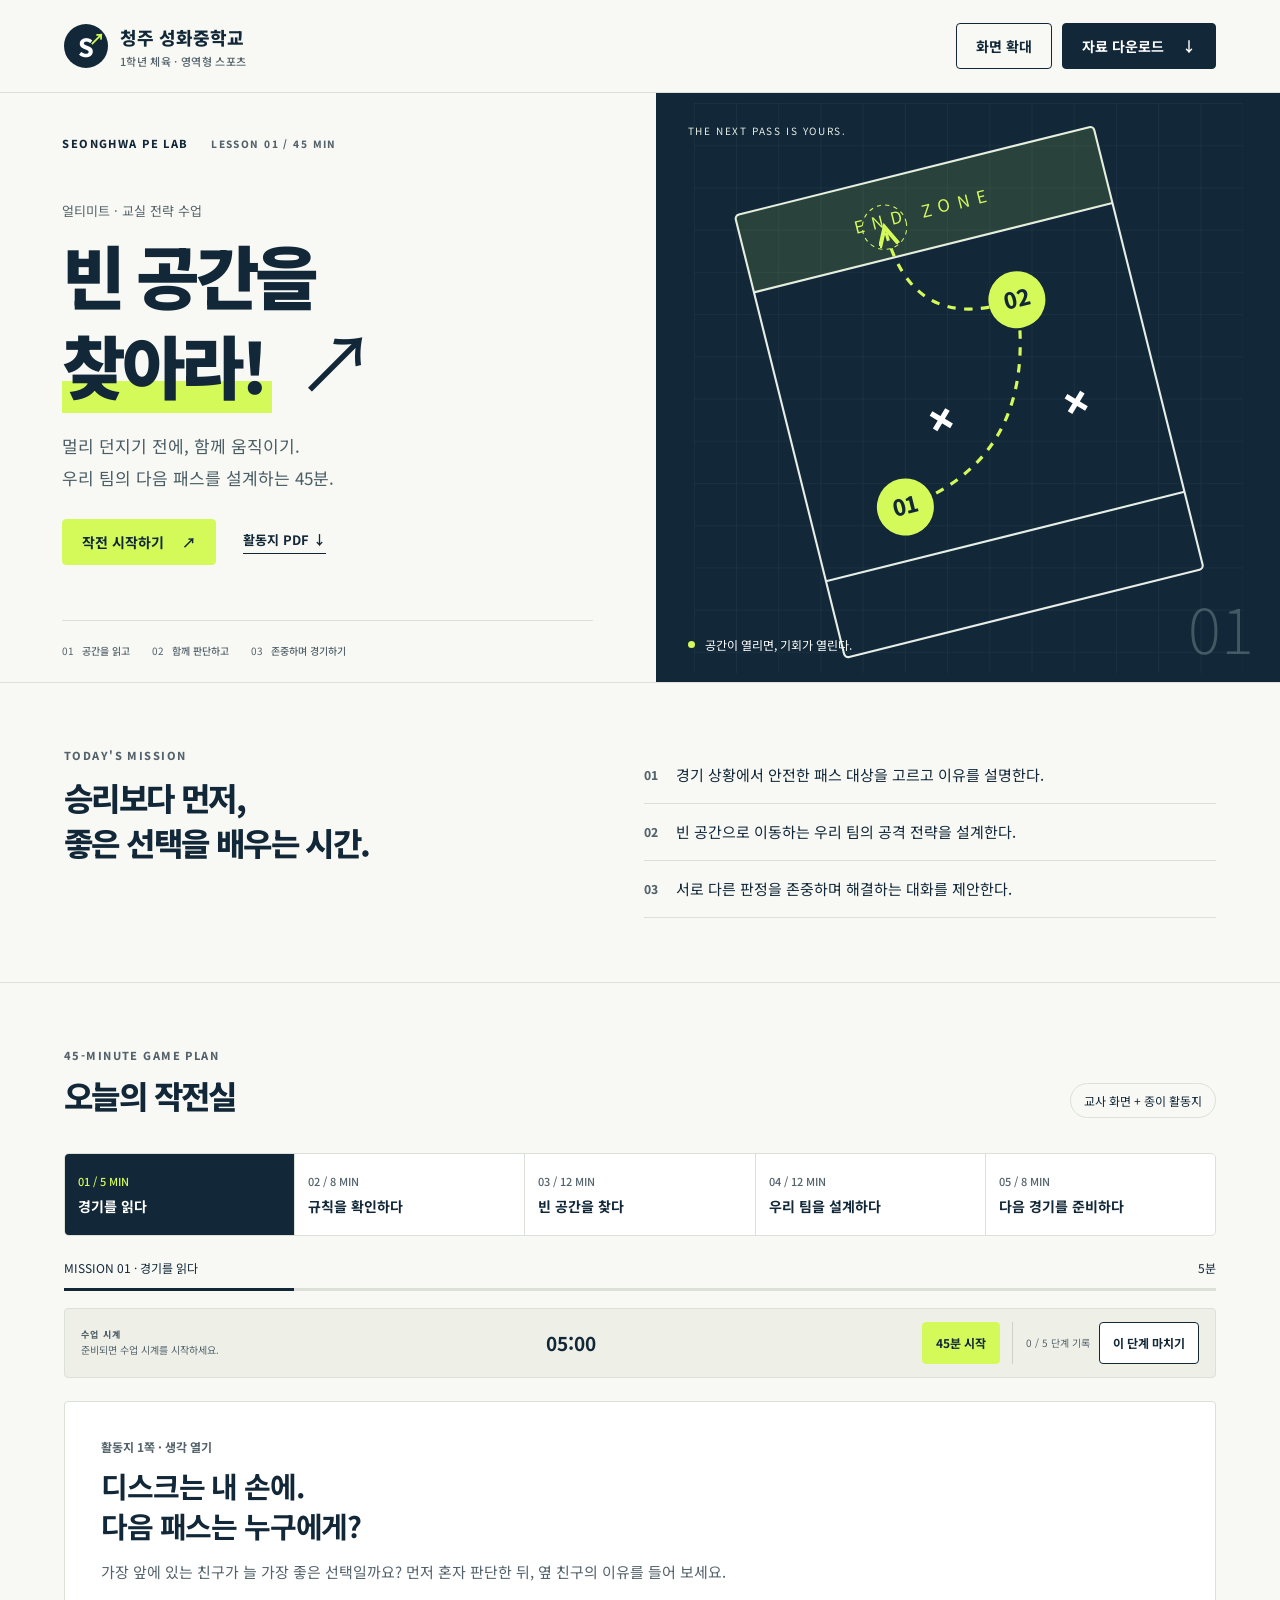
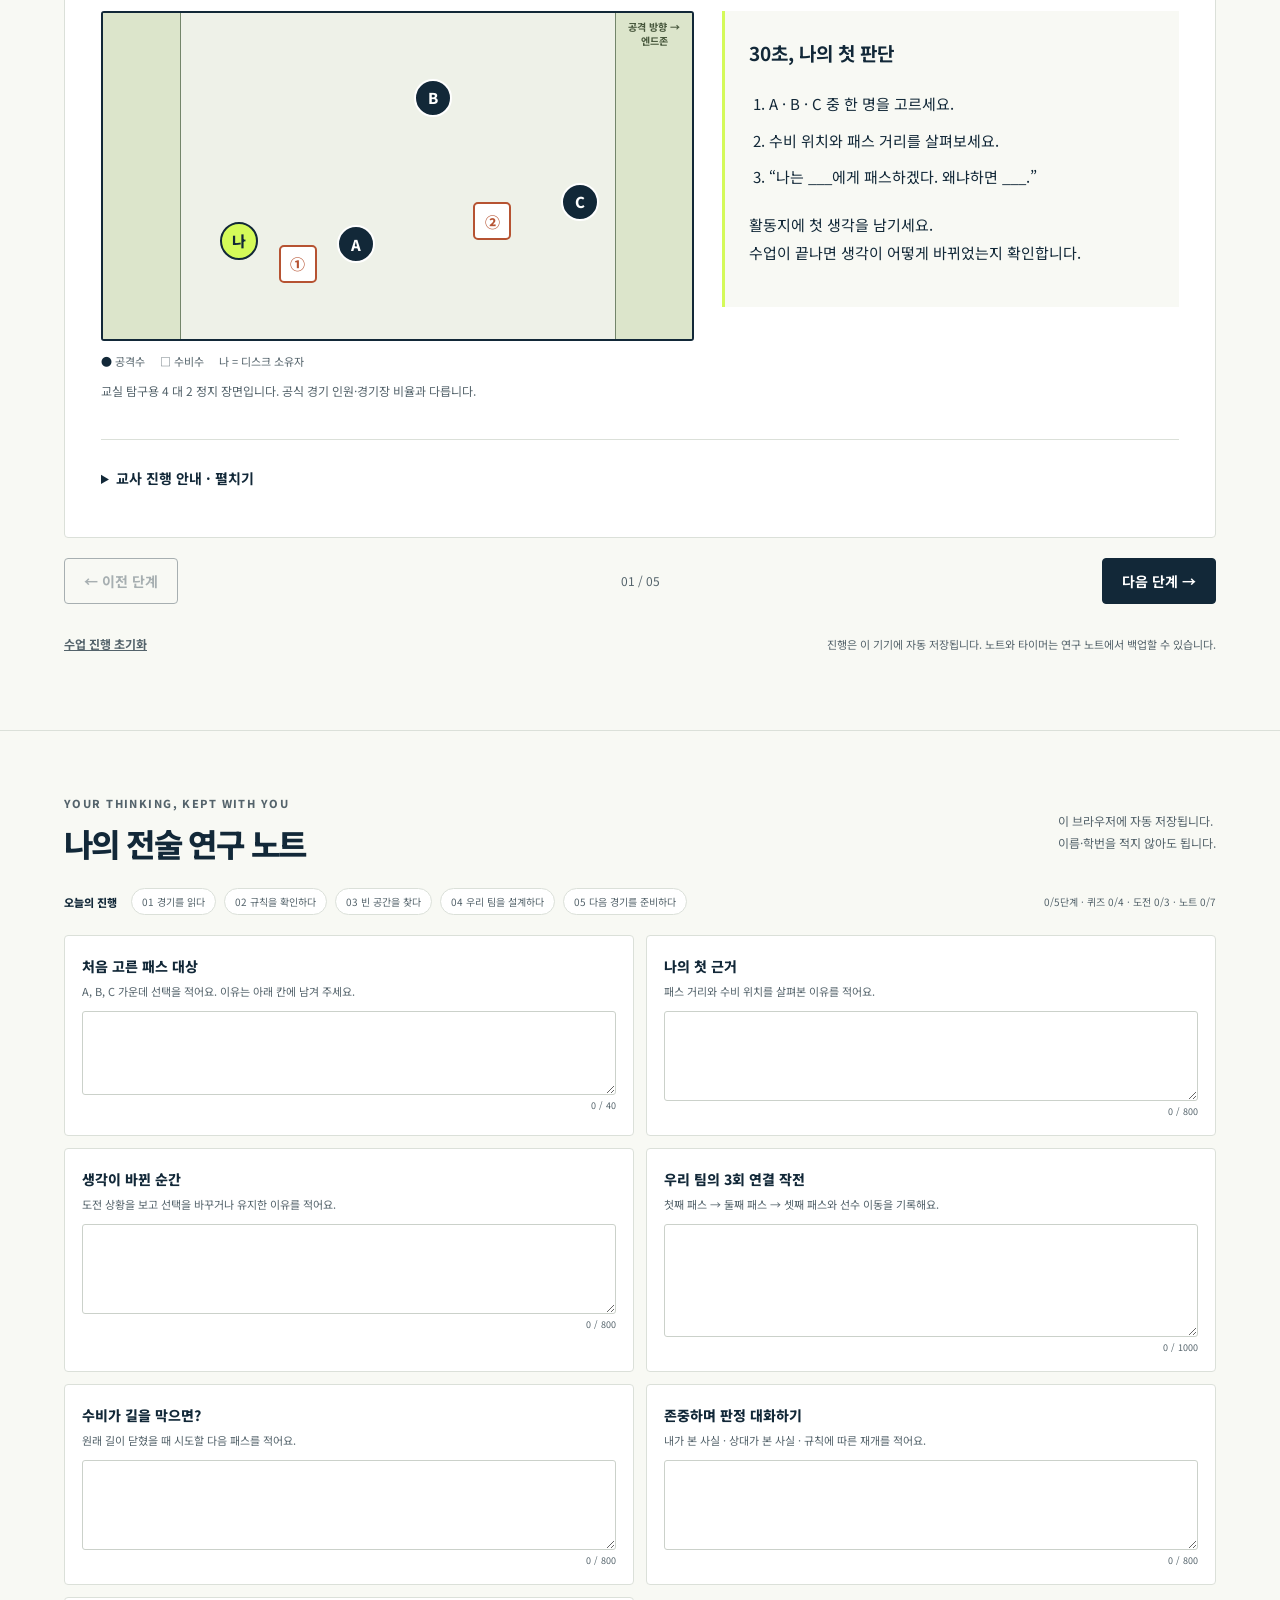
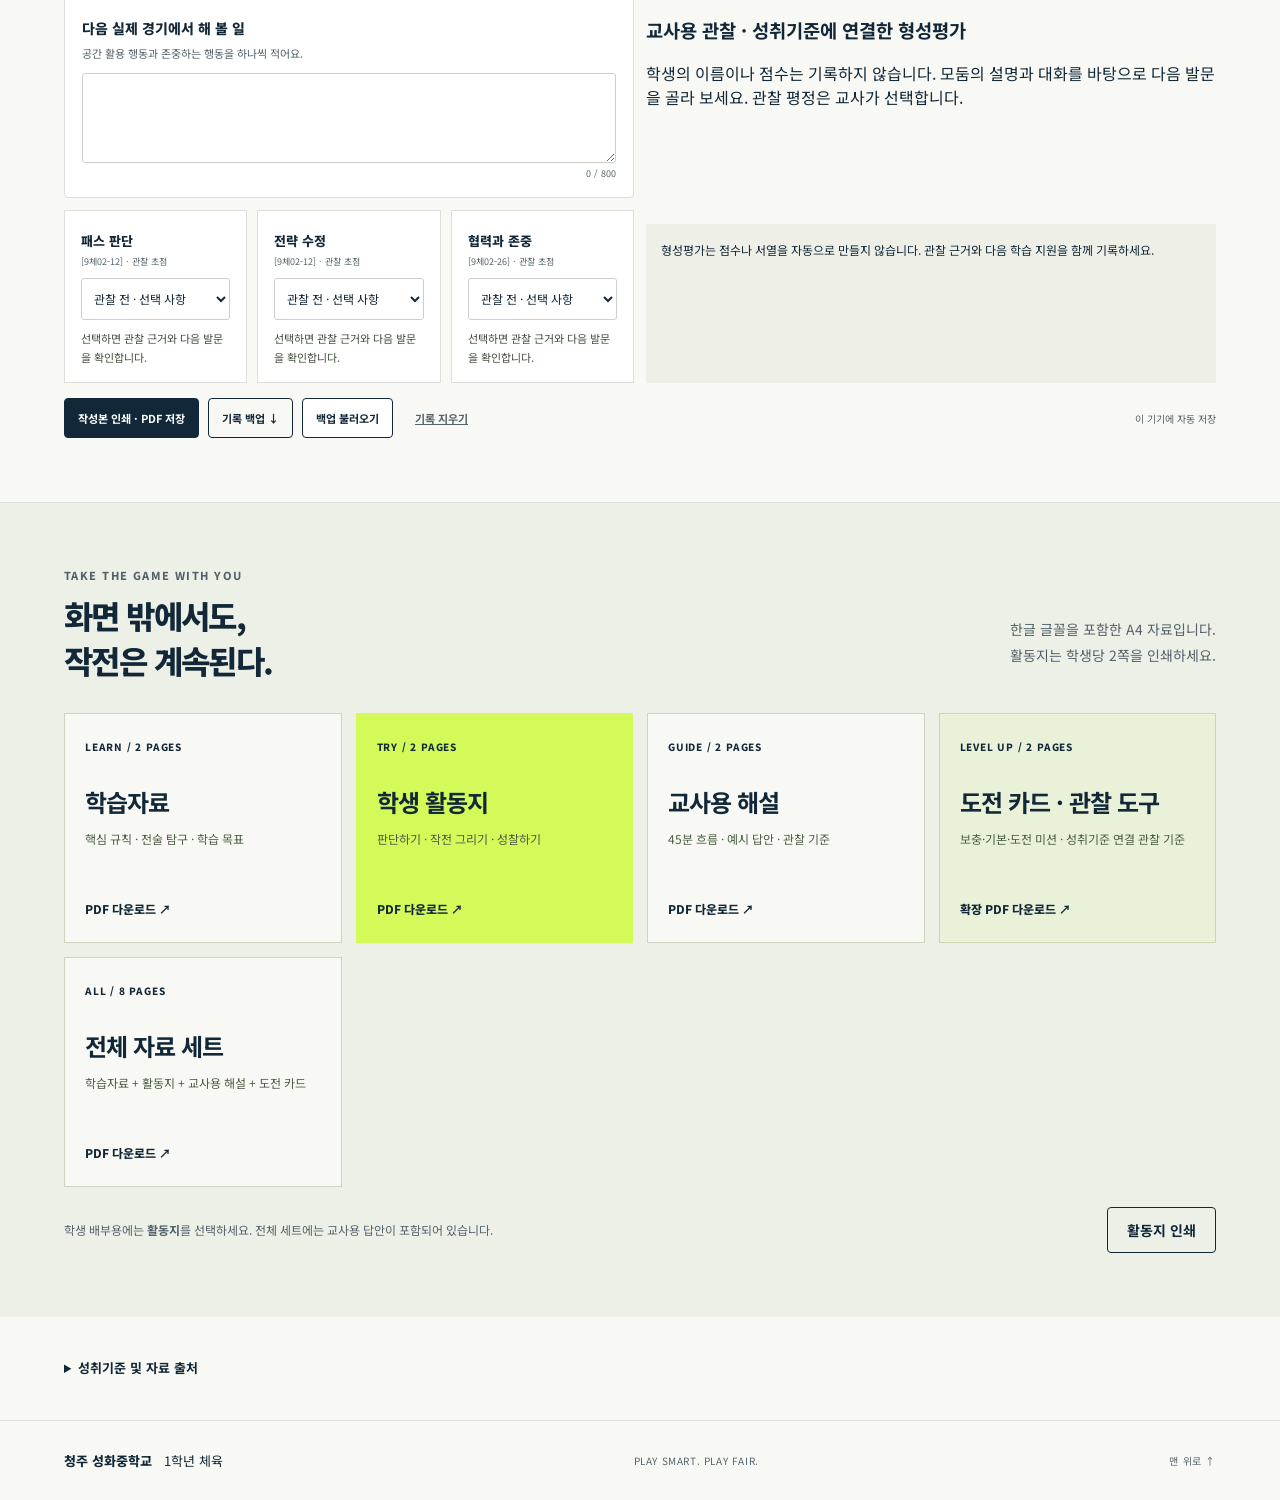
<file: site/index.html>
<!doctype html>
<html lang="ko">
<head>
  <meta charset="utf-8"><meta name="viewport" content="width=device-width,initial-scale=1">
  <meta name="theme-color" content="#122838"><meta name="description" content="청주 성화중학교 1학년 체육. 얼티미트 경기 전략을 탐구하는 45분 수업과 학습자료·활동지 PDF.">
  <title>빈 공간을 찾아라! | 성화중학교 얼티미트</title>
  <link rel="icon" href="assets/favicon.svg" type="image/svg+xml"><link rel="stylesheet" href="styles.css"><link rel="stylesheet" href="enhancements.css">
  <script src="lesson-data.js" defer></script><script src="app.js" defer></script><script src="enhancements.js" defer></script><script src="tactics.js" defer></script><link rel="stylesheet" href="tactics.css">
</head>
<body>
<a class="skip" href="#main">수업 내용으로 바로 가기</a>
<header class="site-header"><a class="brand" href="#"><span class="brand-mark" aria-hidden="true">S<span>↗</span></span><span>청주 성화중학교<small>1학년 체육 · 영역형 스포츠</small></span></a><div class="header-tools"><button id="present" aria-pressed="false">화면 확대</button><a class="button dark" href="#downloads">자료 다운로드 <span aria-hidden="true">↓</span></a></div></header>
<main id="main">
<section class="hero" aria-labelledby="hero-title">
  <div class="hero-copy"><p class="eyebrow">SEONGHWA PE LAB <span>LESSON 01 / 45 MIN</span></p><p class="lesson-tag">얼티미트 · 교실 전략 수업</p><h1 id="hero-title">빈 공간을<br><span>찾아라!</span><i aria-hidden="true">↗</i></h1><p class="hero-description">멀리 던지기 전에, 함께 움직이기.<br>우리 팀의 다음 패스를 설계하는 45분.</p><div class="hero-actions"><a class="button lime" href="#lesson">작전 시작하기 <span aria-hidden="true">↗</span></a><a class="text-link" href="pdf/worksheet.pdf" download>활동지 PDF ↓</a></div><div class="hero-bottom"><span>01 <b>공간을 읽고</b></span><span>02 <b>함께 판단하고</b></span><span>03 <b>존중하며 경기하기</b></span></div></div>
  <div class="hero-art" aria-label="빈 공간으로 연결되는 패스 경로 그림"><div class="court-label">THE NEXT PASS IS YOURS.</div><svg viewBox="0 0 520 540" role="img" aria-label="빈 공간으로 움직이는 공격수와 점선 패스 경로"><defs><pattern id="grid" width="40" height="40" patternUnits="userSpaceOnUse"><path d="M40 0H0V40" fill="none" stroke="#fff" stroke-opacity=".07"/></pattern><marker id="arrow" markerWidth="8" markerHeight="8" refX="6" refY="3" orient="auto"><path d="M0 0L6 3L0 6" fill="none" stroke="#d4fa59" stroke-width="1.3"/></marker></defs><rect width="520" height="540" fill="url(#grid)"/><g transform="rotate(-14 260 270)"><rect x="85" y="58" width="350" height="432" rx="4" fill="none" stroke="#e7eee7" stroke-width="2"/><path d="M85 133H435M85 415H435" stroke="#e7eee7" stroke-width="2"/><rect x="85" y="58" width="350" height="75" fill="#d4fa59" opacity=".12"/><text x="260" y="103" text-anchor="middle" fill="#d4fa59" font-size="16" letter-spacing="7">END ZONE</text><path d="M175 365 Q310 350 325 200 Q220 210 220 103" fill="none" stroke="#d4fa59" stroke-width="3" stroke-dasharray="8 8" marker-end="url(#arrow)"/><circle cx="175" cy="365" r="27" fill="#d4fa59"/><circle cx="325" cy="200" r="27" fill="#d4fa59"/><circle cx="220" cy="103" r="21" fill="none" stroke="#d4fa59" stroke-dasharray="4 4"/><text x="175" y="372" text-anchor="middle" fill="#122838" font-size="21" font-weight="800">01</text><text x="325" y="207" text-anchor="middle" fill="#122838" font-size="21" font-weight="800">02</text><path d="M220 285l16 16m0-16l-16 16M348 300l16 16m0-16l-16 16" stroke="#fff" stroke-width="5"/></g></svg><div class="art-caption"><span class="signal"></span>공간이 열리면, 기회가 열린다.</div><span class="art-index" aria-hidden="true">01</span></div>
</section>
<section class="intro strip"><div><p class="eyebrow">TODAY'S MISSION</p><h2>승리보다 먼저,<br>좋은 선택을 배우는 시간.</h2></div><ol id="goals"></ol></section>
<section id="lesson" class="lesson-section">
  <div class="section-heading"><div><p class="eyebrow">45-MINUTE GAME PLAN</p><h2>오늘의 작전실</h2></div><span class="mode-label">교사 화면 + 종이 활동지</span></div>
  <nav class="step-nav" aria-label="수업 단계" id="steps"></nav>
  <div class="step-status"><span id="stage-label"></span><span id="stage-time"></span></div>
  <div class="progress-track" aria-hidden="true"><span id="progress"></span></div>
  <div class="coach-controls"><div class="lesson-clock"><span class="clock-kicker">수업 시계</span><strong id="clock-display">45:00</strong><span id="clock-caption" role="status">준비되면 수업 시계를 시작하세요.</span></div><button id="clock-toggle" class="lime">45분 시작</button><div class="stage-completion"><span id="stage-completion-count">0 / 5 단계 기록</span><button id="stage-complete" aria-pressed="false">이 단계 마치기</button></div></div>
  <section id="stage" tabindex="-1" aria-label="현재 수업 단계"></section>
  <div class="lesson-controls"><button id="prev">← 이전 단계</button><span id="counter"></span><button class="dark" id="next">다음 단계 →</button></div>
  <div class="reset-row"><button id="reset" class="text-button">수업 진행 초기화</button><span>진행은 이 기기에 자동 저장됩니다. 노트와 타이머는 연구 노트에서 백업할 수 있습니다.</span></div>
</section>
<section id="notebook" class="notebook-section"><div class="section-heading"><div><p class="eyebrow">YOUR THINKING, KEPT WITH YOU</p><h2>나의 전술 연구 노트</h2></div><p>이 브라우저에 자동 저장됩니다.<br>이름·학번을 적지 않아도 됩니다.</p></div><div id="learning-ledger" class="learning-ledger" aria-live="polite"></div><div id="notebook-fields" class="notebook-grid"></div><div class="notebook-actions"><button id="notebook-print" class="dark">작성본 인쇄 · PDF 저장</button><button id="backup-export">기록 백업 ↓</button><label class="import-button">백업 불러오기<input id="backup-import" type="file" accept=".json,application/json" hidden></label><button id="notebook-clear" class="text-button">기록 지우기</button><span id="storage-state" role="status">이 기기에 자동 저장</span></div></section>
<section id="downloads" class="download-section"><div class="section-heading"><div><p class="eyebrow">TAKE THE GAME WITH YOU</p><h2>화면 밖에서도,<br>작전은 계속된다.</h2></div><p>한글 글꼴을 포함한 A4 자료입니다.<br>활동지는 학생당 2쪽을 인쇄하세요.</p></div><div class="download-grid">
<a class="download-card" href="pdf/learning.pdf" download><span class="file-type">LEARN / 2 PAGES</span><h3>학습자료</h3><p>핵심 규칙 · 전술 탐구 · 학습 목표</p><span>PDF 다운로드 ↗</span></a>
<a class="download-card featured" href="pdf/worksheet.pdf" download><span class="file-type">TRY / 2 PAGES</span><h3>학생 활동지</h3><p>판단하기 · 작전 그리기 · 성찰하기</p><span>PDF 다운로드 ↗</span></a>
<a class="download-card" href="pdf/teacher.pdf" download><span class="file-type">GUIDE / 2 PAGES</span><h3>교사용 해설</h3><p>45분 흐름 · 예시 답안 · 관찰 기준</p><span>PDF 다운로드 ↗</span></a>
<a class="download-card challenge-card" href="pdf/extension.pdf" download><span class="file-type">LEVEL UP / 2 PAGES</span><h3>도전 카드 · 관찰 도구</h3><p>보충·기본·도전 미션 · 성취기준 연결 관찰 기준</p><span>확장 PDF 다운로드 ↗</span></a>
<a class="download-card" href="pdf/complete-set.pdf" download><span class="file-type">ALL / 8 PAGES</span><h3>전체 자료 세트</h3><p>학습자료 + 활동지 + 교사용 해설 + 도전 카드</p><span>PDF 다운로드 ↗</span></a>
</div><div class="print-row"><p>학생 배부용에는 <strong>활동지</strong>를 선택하세요. 전체 세트에는 교사용 답안이 포함되어 있습니다.</p><button id="print-worksheet">활동지 인쇄</button></div></section>
<section class="references"><details><summary>성취기준 및 자료 출처</summary><div id="standards"></div><div id="sources"></div><div class="reference-approach"><p><strong>참고 자료에서 가져온 설계 관점</strong></p><ul><li>현상 질문으로 호기심 열기 → 얼티미트 코트의 빈 공간 질문으로 재구성</li><li>정확한 개념과 범위를 그림 옆에서 설명 → 정지 전술판과 경기 조건에 대한 설명으로 반영</li><li>개인 예측 후 짝 토론, 마지막에 근거를 다시 쓰기 → 전술 기록지에 적용</li><li>자동 정답 판정 대신 탐구 조건과 추론의 한계를 표시 → 열린 전술 선택에 적용</li></ul></div><p>Design reference: <a href="https://biteachu.github.io/ecosystem-learning-2022/" target="_blank" rel="noopener noreferrer">Ecosystem learning resource</a>. Its question-led inquiry structure informed this original Ultimate lesson.</p><p>교육 내용은 WFDF 공식 규칙과 교육과정 성취기준에 연결했습니다. 참고 사이트의 글·그림을 복사하지 않고 얼티미트 수업용 그림과 문항을 새로 구성했습니다. 학교 공식 홈페이지를 대체하지 않습니다.</p></details></section>
</main><footer><span class="footer-school">청주 성화중학교 <b>1학년 체육</b></span><span>PLAY SMART. PLAY FAIR.</span><a href="#">맨 위로 ↑</a></footer>
<dialog id="reset-dialog"><h2>수업 진행만 초기화할까요?</h2><p>단계 완료와 현재 수업 타이머를 초기화합니다. 전술 노트와 백업 기록은 그대로 유지됩니다.</p><div><button id="cancel-reset">취소</button><button class="dark" id="confirm-reset">진행 초기화</button></div></dialog>
<noscript><p class="noscript">상호작용 수업에는 JavaScript가 필요합니다. 자료 다운로드 링크는 그대로 사용할 수 있습니다.</p></noscript>
</body></html>
</file>
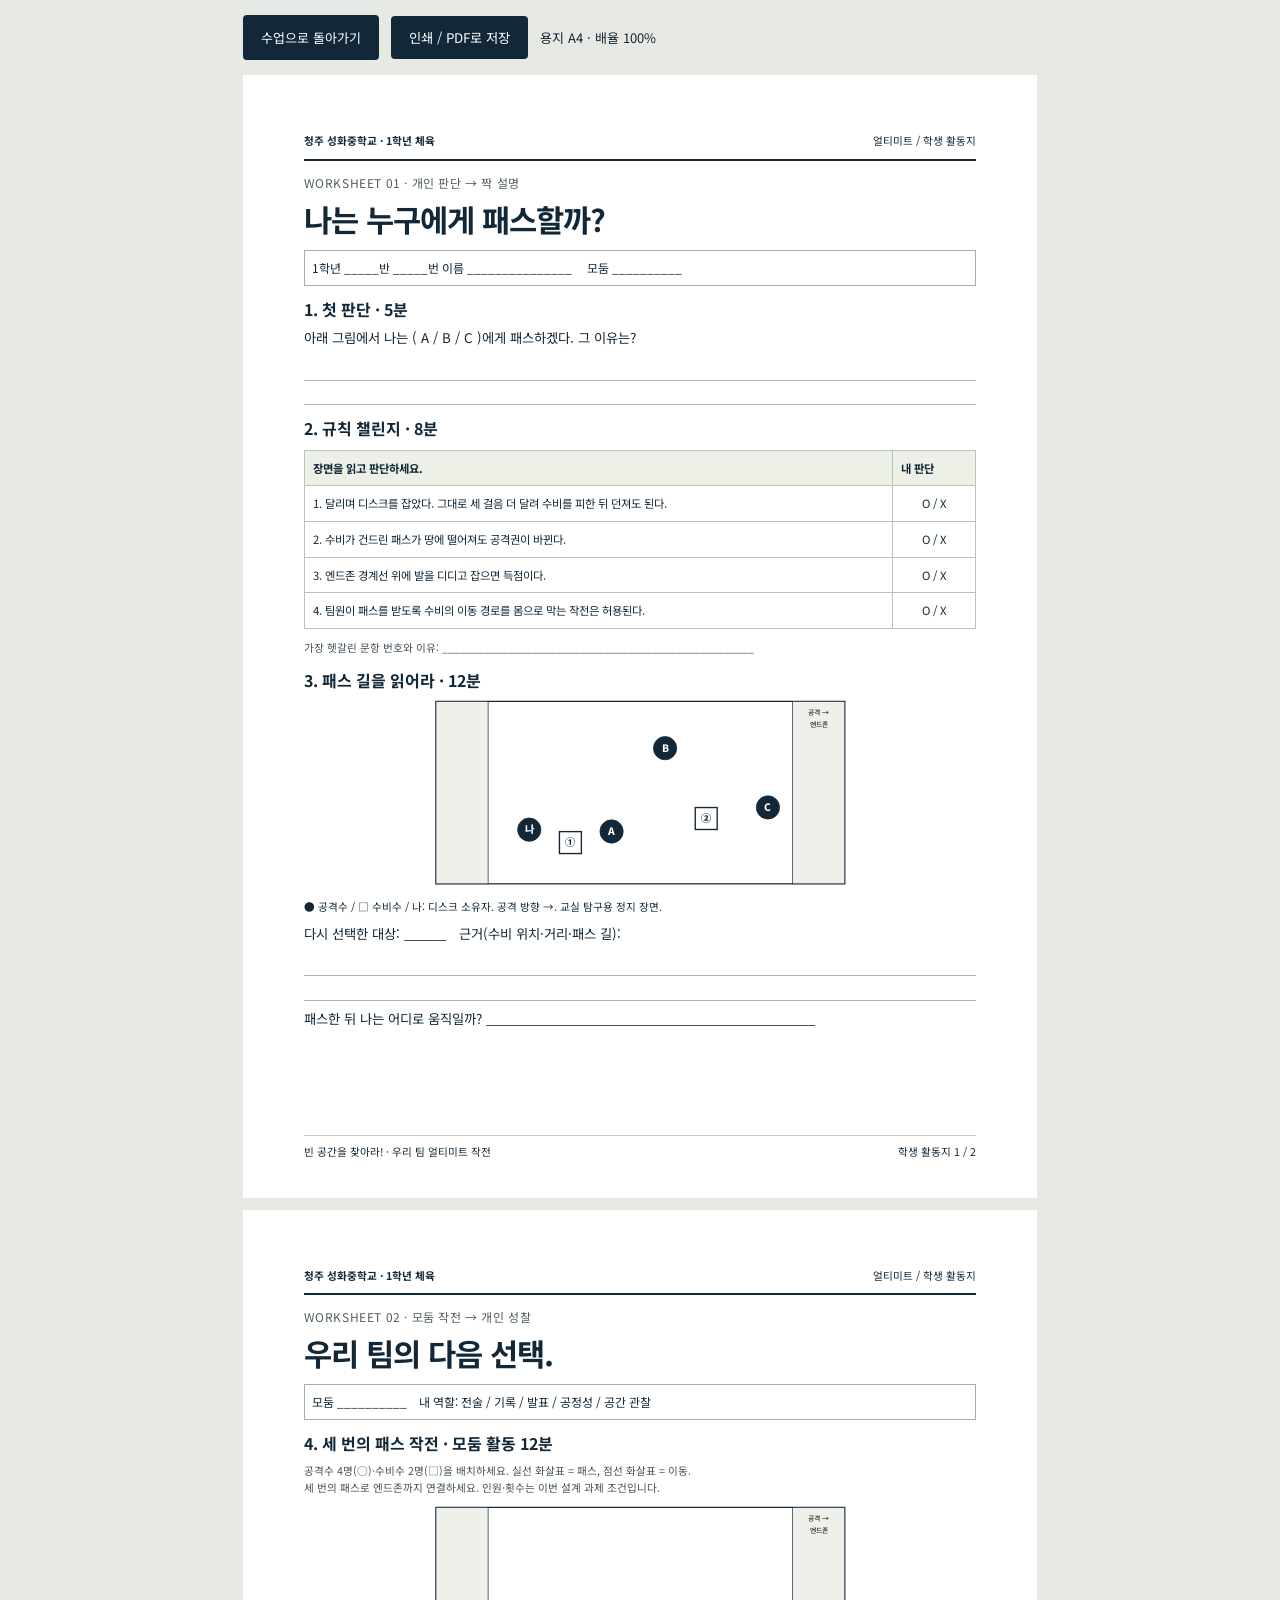
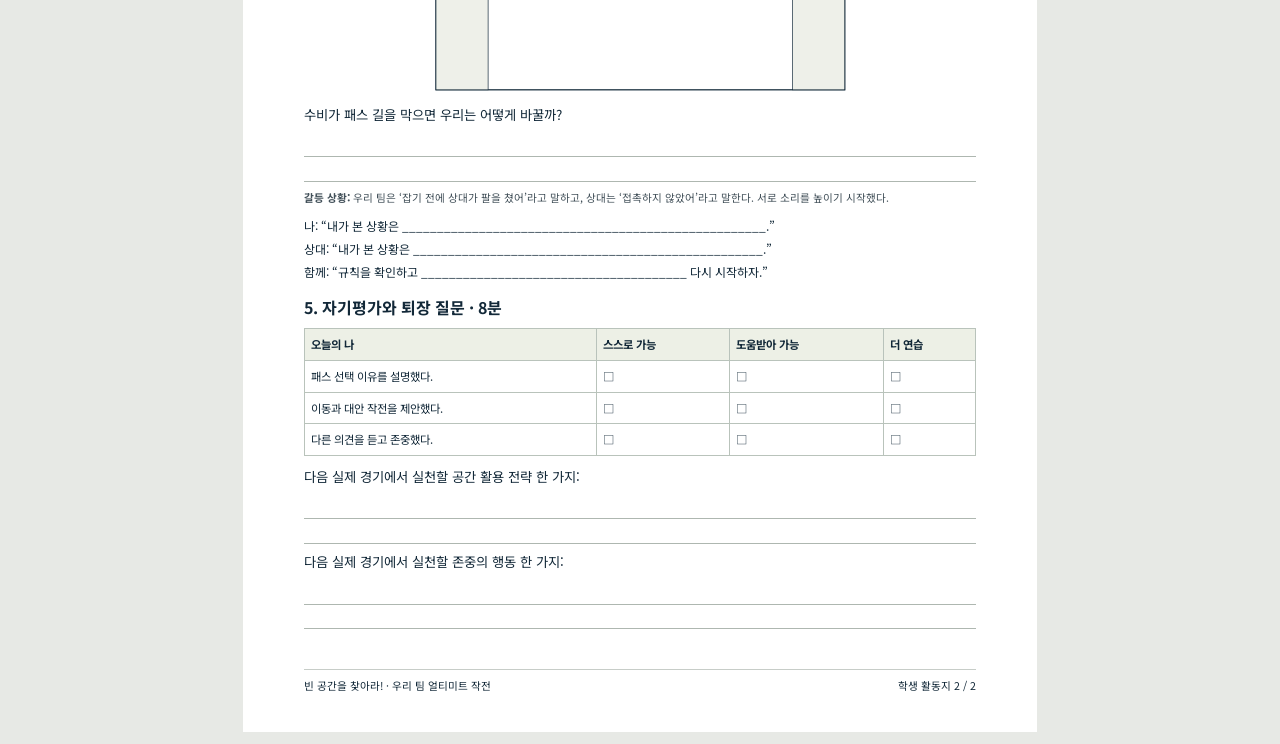
<file: site/print.html>
<!doctype html><html lang="ko"><head><meta charset="utf-8"><meta name="viewport" content="width=device-width,initial-scale=1"><title>성화중학교 얼티미트 인쇄 자료</title><link rel="icon" href="assets/favicon.svg"><link rel="stylesheet" href="print.css"><link rel="stylesheet" href="enhancements.css"><script src="lesson-data.js" defer></script><script src="print.js" defer></script></head><body><div class="print-toolbar"><a href="index.html#downloads">수업으로 돌아가기</a><button id="print-button">인쇄 / PDF로 저장</button><span>용지 A4 · 배율 100%</span></div><main id="pages"></main><main id="print-notebook-root" class="print-notebook"></main><template id="learning"><section class="sheet" data-kind="학습자료"><div class="print-header"><span>청주 성화중학교 · 1학년 체육</span><span>얼티미트 / 학습자료</span></div><div class="sheet-content"><p class="kicker">LESSON 01 · 교실 전략 수업 · 45분</p><h1>빈 공간을 찾아라!<br>우리 팀 얼티미트 작전</h1><div class="soft"><strong>오늘의 학습 목표</strong><ol><li>경기 상황에서 안전한 패스 대상을 고르고 이유를 설명한다.</li><li>빈 공간으로 이동하는 우리 팀의 공격 전략을 설계한다.</li><li>서로 다른 판정을 존중하며 해결하는 대화를 제안한다.</li></ol></div><h2>01. 좋은 작전은 규칙에서 시작된다</h2><div class="rule-grid"><div class="rule"><h3>1. 받으면, 멈추고</h3><p>달리며 잡았다면 가능한 한 빨리 멈춥니다. 멈춘 뒤에는 한 발을 축으로 두고 피벗하며 패스합니다.</p></div><div class="rule"><h3>2. 끝 구역에서 받으면 득점</h3><p>공격하는 엔드존 안에서 우리 팀의 패스를 잡으면 득점합니다. 엔드존 경계선 위에서 잡는 것은 득점이 아닙니다.</p></div><div class="rule"><h3>3. 실패하면 공격권 교대</h3><p>패스가 땅에 떨어지거나, 수비가 가로채거나, 경기장 밖에서 잡으면 공격권이 바뀝니다. 마지막 접촉 팀과 무관합니다.</p></div><div class="rule"><h3>4. 몸 대신, 공간으로</h3><p>신체 접촉을 피합니다. 상대가 든 디스크를 빼앗거나 상대의 이동 경로를 몸으로 막는 스크린을 하지 않습니다.</p></div><div class="rule"><h3>5. 10초는 수비의 카운트</h3><p>마커가 1초 간격으로 소리 내어 셉니다. ‘텐’의 첫소리가 나기 전에 던져야 합니다. 화면의 자동 타이머 규칙이 아닙니다.</p></div><div class="rule"><h3>6. 판정도 함께 책임지기</h3><p>선수들이 규칙을 지키고 판정합니다. 의견이 다르면 상황과 근거를 차분히 설명하고 규칙에 따라 재개합니다.</p></div></div><h2>02. 경기 전에 기억할 세 가지</h2><p><strong>패스 길</strong>이 열려 있는가? <strong>수비</strong>가 어디에 있는가? 내가 연결할 수 있는 <strong>거리</strong>인가?</p><p class="small">교실에서는 규칙과 전략을 탐구합니다. 패스·캐치 기능과 실제 안전한 경기 수행은 후속 실기 수업에서 확인합니다.</p></div><div class="page-footer"><span>빈 공간을 찾아라! · 우리 팀 얼티미트 작전</span><span>학습자료 1 / 2</span></div></section><section class="sheet" data-kind="학습자료"><div class="print-header"><span>청주 성화중학교 · 1학년 체육</span><span>얼티미트 / 학습자료</span></div><div class="sheet-content"><p class="kicker">READ THE SPACE</p><h1>패스 다음의 움직임까지.</h1><p>그림을 보고 A·B·C 중 패스할 대상을 선택하세요. 수비 위치와 패스 거리를 근거로 설명해 봅시다.</p><div class="court-wrap"><svg class="court" viewBox="0 0 600 270" role="img" aria-label="얼티미트 전술 코트"><rect class="line" x="2" y="2" width="596" height="266"/><rect class="zone" x="2" y="2" width="76" height="266"/><rect class="zone" x="522" y="2" width="76" height="266"/><text x="560" y="22" text-anchor="middle" font-size="10">공격 →</text><text x="560" y="39" text-anchor="middle" font-size="10">엔드존</text><circle class="attacker" cx="138" cy="189.0" r="17"/><text class="at" x="138" y="194.0" text-anchor="middle">나</text><circle class="attacker" cx="258" cy="191.70000000000002" r="17"/><text class="at" x="258" y="196.70000000000002" text-anchor="middle">A</text><circle class="attacker" cx="336" cy="70.2" r="17"/><text class="at" x="336" y="75.2" text-anchor="middle">B</text><circle class="attacker" cx="486" cy="156.60000000000002" r="17"/><text class="at" x="486" y="161.60000000000002" text-anchor="middle">C</text><rect class="defender" x="182" y="191.9" width="32" height="32"/><text class="dt" x="198" y="212.9" text-anchor="middle">①</text><rect class="defender" x="380" y="156.8" width="32" height="32"/><text class="dt" x="396" y="177.8" text-anchor="middle">②</text></svg></div><p class="legend">● 공격수 / □ 수비수 / 나: 디스크 소유자 / 공격 방향: 오른쪽</p><p class="small">교실 탐구용 4 대 2 정지 장면. 공식 경기 인원·경기장 비율을 나타내지 않습니다.</p><div class="columns"><div><h2>공간을 여는 세 행동</h2><ol><li>수비와 겹치지 않는 패스 길 찾기</li><li>받을 수 있는 빈 공간으로 이동하기</li><li>패스 후 다시 연결할 위치로 이동하기</li></ol></div><div><h2>서로를 존중하는 대화</h2><ol><li>내가 본 장면과 근거 설명하기</li><li>상대가 본 장면 끝까지 듣기</li><li>규칙을 확인하고 재개 방법 정하기</li></ol></div></div><h2>모둠 도전: 세 번의 패스로 연결하기</h2><p>공격수 4명과 수비수 2명을 배치하고 세 번의 패스로 엔드존에 연결하는 계획을 그립니다. 실선은 패스, 점선은 선수 이동으로 표시하고, 수비가 길을 막을 때의 대안도 준비하세요.</p><p class="small">위 인원과 패스 횟수는 전술 설계 과제의 조건이며 공식 경기 규칙이 아닙니다.</p><div class="source"><strong>근거 자료</strong><p>교육부 고시 제2022-33호 별책 11, 체육과 교육과정. [9체02-12], [9체02-26] 중심, [9체02-11] 복습 연결. 원문은 중등 성취기준 MCP로 확인(원문 PDF 35~36쪽).</p><p>WFDF 2025–2028 Basic Rules (한국어 요약)<br><a href="https://rules.wfdf.sport/wp-content/uploads/2025/03/WFDF-Rules-of-Ultimate-2025-2028-Basic-Version.pdf">https://rules.wfdf.sport/wp-content/uploads/2025/03/WFDF-Rules-of-Ultimate-2025-2028-Basic-Version.pdf</a></p></div></div><div class="page-footer"><span>빈 공간을 찾아라! · 우리 팀 얼티미트 작전</span><span>학습자료 2 / 2</span></div></section></template><template id="worksheet"><section class="sheet" data-kind="학생 활동지"><div class="print-header"><span>청주 성화중학교 · 1학년 체육</span><span>얼티미트 / 학생 활동지</span></div><div class="sheet-content"><p class="kicker">WORKSHEET 01 · 개인 판단 → 짝 설명</p><h1>나는 누구에게 패스할까?</h1><div class="identity">1학년 _____반 _____번 이름 _______________　 모둠 __________</div><h2>1. 첫 판단 · 5분</h2><p>아래 그림에서 나는 ( A / B / C )에게 패스하겠다. 그 이유는?</p><div class="answer-lines short"><span></span><span></span></div><h2>2. 규칙 챌린지 · 8분</h2><table class="quiz-table"><thead><tr><th>장면을 읽고 판단하세요.</th><th>내 판단</th></tr></thead><tbody><tr><td>1. 달리며 디스크를 잡았다. 그대로 세 걸음 더 달려 수비를 피한 뒤 던져도 된다.</td><td>O / X</td></tr><tr><td>2. 수비가 건드린 패스가 땅에 떨어져도 공격권이 바뀐다.</td><td>O / X</td></tr><tr><td>3. 엔드존 경계선 위에 발을 디디고 잡으면 득점이다.</td><td>O / X</td></tr><tr><td>4. 팀원이 패스를 받도록 수비의 이동 경로를 몸으로 막는 작전은 허용된다.</td><td>O / X</td></tr></tbody></table><p class="small">가장 헷갈린 문항 번호와 이유: ____________________________________________________</p><h2>3. 패스 길을 읽어라 · 12분</h2><div class="court-wrap"><svg class="court" viewBox="0 0 600 270" role="img" aria-label="얼티미트 전술 코트"><rect class="line" x="2" y="2" width="596" height="266"/><rect class="zone" x="2" y="2" width="76" height="266"/><rect class="zone" x="522" y="2" width="76" height="266"/><text x="560" y="22" text-anchor="middle" font-size="10">공격 →</text><text x="560" y="39" text-anchor="middle" font-size="10">엔드존</text><circle class="attacker" cx="138" cy="189.0" r="17"/><text class="at" x="138" y="194.0" text-anchor="middle">나</text><circle class="attacker" cx="258" cy="191.70000000000002" r="17"/><text class="at" x="258" y="196.70000000000002" text-anchor="middle">A</text><circle class="attacker" cx="336" cy="70.2" r="17"/><text class="at" x="336" y="75.2" text-anchor="middle">B</text><circle class="attacker" cx="486" cy="156.60000000000002" r="17"/><text class="at" x="486" y="161.60000000000002" text-anchor="middle">C</text><rect class="defender" x="182" y="191.9" width="32" height="32"/><text class="dt" x="198" y="212.9" text-anchor="middle">①</text><rect class="defender" x="380" y="156.8" width="32" height="32"/><text class="dt" x="396" y="177.8" text-anchor="middle">②</text></svg></div><p class="legend">● 공격수 / □ 수비수 / 나: 디스크 소유자. 공격 방향 →. 교실 탐구용 정지 장면.</p><p>다시 선택한 대상: ______　근거(수비 위치·거리·패스 길):</p><div class="answer-lines short"><span></span><span></span></div><p>패스한 뒤 나는 어디로 움직일까? _______________________________________________</p></div><div class="page-footer"><span>빈 공간을 찾아라! · 우리 팀 얼티미트 작전</span><span>학생 활동지 1 / 2</span></div></section><section class="sheet" data-kind="학생 활동지"><div class="print-header"><span>청주 성화중학교 · 1학년 체육</span><span>얼티미트 / 학생 활동지</span></div><div class="sheet-content"><p class="kicker">WORKSHEET 02 · 모둠 작전 → 개인 성찰</p><h1>우리 팀의 다음 선택.</h1><div class="identity">모둠 __________　내 역할: 전술 / 기록 / 발표 / 공정성 / 공간 관찰</div><h2>4. 세 번의 패스 작전 · 모둠 활동 12분</h2><p class="small">공격수 4명(○)·수비수 2명(□)을 배치하세요. 실선 화살표 = 패스, 점선 화살표 = 이동.<br>세 번의 패스로 엔드존까지 연결하세요. 인원·횟수는 이번 설계 과제 조건입니다.</p><div class="court-wrap"><svg class="court" viewBox="0 0 600 270" role="img" aria-label="얼티미트 전술 코트"><rect class="line" x="2" y="2" width="596" height="266"/><rect class="zone" x="2" y="2" width="76" height="266"/><rect class="zone" x="522" y="2" width="76" height="266"/><text x="560" y="22" text-anchor="middle" font-size="10">공격 →</text><text x="560" y="39" text-anchor="middle" font-size="10">엔드존</text></svg></div><p>수비가 패스 길을 막으면 우리는 어떻게 바꿀까?</p><div class="answer-lines short"><span></span><span></span></div><p class="small"><strong>갈등 상황:</strong> 우리 팀은 ‘잡기 전에 상대가 팔을 쳤어’라고 말하고, 상대는 ‘접촉하지 않았어’라고 말한다. 서로 소리를 높이기 시작했다.</p><p class="dialogue">나: “내가 본 상황은 ____________________________________________________.”<br>상대: “내가 본 상황은 __________________________________________________.”<br>함께: “규칙을 확인하고 ______________________________________ 다시 시작하자.”</p><h2>5. 자기평가와 퇴장 질문 · 8분</h2><table class="rubric"><tr><th>오늘의 나</th><th>스스로 가능</th><th>도움받아 가능</th><th>더 연습</th></tr><tr><td>패스 선택 이유를 설명했다.</td><td>□</td><td>□</td><td>□</td></tr><tr><td>이동과 대안 작전을 제안했다.</td><td>□</td><td>□</td><td>□</td></tr><tr><td>다른 의견을 듣고 존중했다.</td><td>□</td><td>□</td><td>□</td></tr></table><p>다음 실제 경기에서 실천할 공간 활용 전략 한 가지:</p><div class="answer-lines short"><span></span><span></span></div><p>다음 실제 경기에서 실천할 존중의 행동 한 가지:</p><div class="answer-lines short"><span></span><span></span></div></div><div class="page-footer"><span>빈 공간을 찾아라! · 우리 팀 얼티미트 작전</span><span>학생 활동지 2 / 2</span></div></section></template><template id="teacher"><section class="sheet" data-kind="교사용 해설"><div class="print-header"><span>청주 성화중학교 · 1학년 체육</span><span>얼티미트 / 교사용 해설</span></div><div class="sheet-content"><p class="kicker">TEACHER GUIDE · 학생에게 배부하지 않는 해설</p><h1>45분, 경기 판단을 배우다.</h1><p>대상: 청주 성화중학교 1학년 / 기본 패스·캐치 학습 후 교실 수업<br>준비: 교사 화면, 학생당 활동지 2쪽, 필기도구 / 4~5명 모둠</p><table class="flow"><tr><th>단계</th><th>시간</th><th>진행과 발문</th></tr><tr><td>경기를 읽다</td><td>5분</td><td>그림을 보고 개인 생각을 먼저 적게 합니다. 정답을 공개하지 않고 두 가지 의견을 받습니다.</td></tr><tr><td>규칙을 확인하다</td><td>8분</td><td>핵심 규칙을 3분간 확인하고, 4문항에 3분, 해설에 2분을 사용합니다.</td></tr><tr><td>빈 공간을 찾다</td><td>12분</td><td>개인 판단 3분 → 짝 설명 4분 → 패스 선택과 해설 비교 5분. 선택 이유를 먼저 묻습니다.</td></tr><tr><td>우리 팀을 설계하다</td><td>12분</td><td>4~5명 모둠으로 작전 설계 7분, 역할 대화 3분, 작전 수정 2분. 기록·발표·전술·공정성 역할을 나눕니다.</td></tr><tr><td>다음 경기를 준비하다</td><td>8분</td><td>두 모둠 발표 4분 → 자기평가 2분 → 퇴장 질문 2분. 승패보다 근거와 개선을 피드백합니다.</td></tr></table><h2>성취기준 연결</h2><p class="small"><strong>[9체02-12]</strong> 영역형 스포츠의 경기 방법을 이해하고 경기 전략을 활용하며 안전하게 경기한다.<br>→ 경기 방법과 전략을 탐구합니다. 실제 안전한 경기 수행은 후속 실기 수업에서 확인합니다.</p><p class="small"><strong>[9체02-26]</strong> 스포츠의 연습과 경기 과정에서 구성원 간에 서로 신뢰하며 팀 목표를 달성하기 위해 노력 하고 경기 예절을 갖추며 정정당당하게 참여한다.<br>→ 모둠의 의견을 듣고 존중하며 판정 대화를 연습합니다.</p><p class="small"><strong>[9체02-11]</strong> 영역형 스포츠의 수행 원리를 적용하여 경기 기능을 수행하고 향상한다.<br>→ 기본 패스·캐치 복습에 연결합니다. 이 교실 수업에서 경기 기능 수행을 평가하지 않습니다.</p><h2>규칙 챌린지 정답과 지도 초점</h2><p class="small"><strong>1. X</strong> 잡은 뒤에는 가능한 한 빨리 멈춰야 합니다. 의도적으로 더 달려 유리한 위치를 얻을 수 없습니다. 멈춘 뒤 피벗을 활용하세요.</p><p class="small"><strong>2. O</strong> 공격팀이 패스를 잡지 못하면 턴오버입니다. 수비가 마지막으로 건드렸다고 공격팀이 계속 소유하는 것은 아닙니다.</p><p class="small"><strong>3. X</strong> 경계선은 엔드존 안이 아닙니다. 다만 경기장 안에서 잡았다면 곧바로 턴오버가 되는 것은 아니며, 득점 없이 공격을 이어갈 수 있습니다.</p><p class="small"><strong>4. X</strong> 상대의 이동 경로를 막는 픽·스크린은 허용되지 않습니다. 몸으로 막는 대신 빈 공간으로 이동해 패스 길을 만드세요.</p><p class="small">성취기준 출처: 교육부 고시 제2022-33호 별책 11, PDF 35~36쪽. 중학교 1~3학년군 성취기준을 1학년 수업으로 재구성했습니다.</p></div><div class="page-footer"><span>빈 공간을 찾아라! · 우리 팀 얼티미트 작전</span><span>교사용 해설 1 / 2</span></div></section><section class="sheet" data-kind="교사용 해설"><div class="print-header"><span>청주 성화중학교 · 1학년 체육</span><span>얼티미트 / 교사용 해설</span></div><div class="sheet-content"><p class="kicker">FEEDBACK & ASSESSMENT</p><h1>선택보다, 선택의 근거.</h1><h2>전술판 예시 해설</h2><p class="small"><strong>가까운 A</strong> — 가능한 선택입니다. A까지 거리가 짧지만 수비 ①이 패스 길 가까이에 있습니다. 피벗으로 각도를 바꾸고 A가 옆으로 이동하면 더 안전해질 수 있습니다.</p><p class="small"><strong>빈 공간의 B</strong> — 이 정지 장면에서는 B가 유리합니다. 수비와 떨어져 있고 패스 길이 열려 있습니다. B가 디스크 쪽 빈 공간으로 움직이며 받으면 연결하기 좋습니다. 실제 경기에서는 수비의 이동과 패스 능력도 살펴야 합니다.</p><p class="small"><strong>앞쪽의 C</strong> — 득점 구역과 가깝지만 긴 패스이고 수비 ②가 길목에 있습니다. 바로 멀리 던지기보다 A나 B를 거쳐 수비 위치를 바꾸는 연결을 생각해 보세요.</p><p class="small">B만 정답으로 채점하지 않습니다. A를 고르더라도 수비 위치, 패스 각도, 거리, 동료 이동을 근거로 설명하면 타당한 판단으로 인정합니다.</p><h2>모둠 작전 예시</h2><p class="small">나 → 왼쪽 위 빈 공간으로 이동한 B → 가운데로 이동한 A → 오른쪽 엔드존으로 이동한 C. 패스 후 ‘나’는 뒤쪽 지원 공간으로 이동합니다. 수비가 B를 막으면 A로 짧게 연결하는 대안을 생각합니다. 예상 이동이므로 수비 반응에 따라 수정해야 합니다.</p><h2>판정 대화 예시</h2><div class="soft small">“잡기 전에 내 팔에 접촉이 있었다고 봤어.”<br>“나는 접촉하지 않았다고 느꼈어. 네 설명을 들어 볼게.”<br>“서로 다르게 봤구나. 규칙을 확인하자. 이 장면에서는 이전 던진 선수에게 디스크를 돌려주고 체크 후 재개하자.”</div><p class="small">이는 동의하지 않는 파울 판정의 일반적인 재개 예시입니다. 모든 파울에 일괄 적용하지 않고 상황별 규칙을 확인합니다. 학생 역할 대화에서는 관점 설명·경청·규칙 근거를 관찰합니다.</p><h2>형성평가 관찰 기준</h2><table class="rubric"><tr><th>관찰 요소</th><th>도달 모습</th><th>도움이 필요할 때의 발문</th></tr><tr><td>전략 판단</td><td>수비 위치·패스 길·거리 중 2가지 이상으로 설명</td><td>“패스 길에 누가 있나요?”</td></tr><tr><td>작전 설계</td><td>패스·이동을 구분하고 수비 반응에 대한 대안 제시</td><td>“그 길이 막히면 어디가 열릴까요?”</td></tr><tr><td>협력·존중</td><td>상대 의견을 듣고 상황과 규칙을 근거로 대화</td><td>“상대가 본 장면을 다시 말해 볼까요?”</td></tr></table><p class="small">이번 수업은 형성평가입니다. 승패·투척 거리·캐치 성공률을 평가하지 않습니다. 다음 실기 수업에서 전략 적용과 안전한 경기 수행을 추가로 관찰하세요.</p><div class="source"><strong>규칙 근거:</strong> WFDF 2025–2028 Basic Rules.<br><a href="https://rules.wfdf.sport/wp-content/uploads/2025/03/WFDF-Rules-of-Ultimate-2025-2028-Basic-Version.pdf">https://rules.wfdf.sport/wp-content/uploads/2025/03/WFDF-Rules-of-Ultimate-2025-2028-Basic-Version.pdf</a></div></div><div class="page-footer"><span>빈 공간을 찾아라! · 우리 팀 얼티미트 작전</span><span>교사용 해설 2 / 2</span></div></section></template><template id="extension"><section class="sheet" data-kind="도전 카드"><div class="print-header"><span>청주 성화중학교 · 1학년 체육</span><span>얼티미트 / 도전 카드</span></div><div class="sheet-content"><p class="kicker">LEVEL UP · 선택 탐구 · 정답보다 근거</p><h1>수비가 바뀌면,<br>작전도 달라질까?</h1><p>한 가지 미션을 골라 수비 위치와 열린 패스 길을 짚으세요. 선택 전에 이유부터 적고, 확인 뒤에는 생각을 수정해도 좋습니다.</p><article class="rule"><h3>보충 · 패스 길이 모두 막혔다면?</h3><p>A와 B 앞에는 수비가 있고, C는 너무 멀리 있습니다. 나는 디스크를 들고 멈춰 있습니다.</p><ol type="A" class="challenge-options-print"><li>디스크를 들고 수비 옆으로 달린다</li><li>피벗으로 각도를 바꾸고 동료에게 빈 공간 이동을 요청한다</li><li>수비를 밀어 공간을 만든다</li></ol><p><strong>내 판단 근거:</strong> ___________________________________________________</p><p>____________________________________________________________________</p><p><strong>내가 고른 작전:</strong> A / B / C　　<strong>바꿀 수 있는 대안:</strong> __________________</p></article><article class="rule"><h3>기본 · B에게 수비가 다가온다면?</h3><p>처음에는 B로 가는 길이 열려 있었지만, 수비가 B를 향해 움직이기 시작했습니다. A 쪽에는 짧은 패스 길이 새로 생겼습니다.</p><ol type="A" class="challenge-options-print"><li>처음 정했으니 반드시 B에게 던진다</li><li>현재 열린 A의 패스 길을 확인하고 연결한다</li><li>멀리 있는 C에게 무조건 강하게 던진다</li></ol><p><strong>내 판단 근거:</strong> ___________________________________________________</p><p>____________________________________________________________________</p><p><strong>내가 고른 작전:</strong> A / B / C　　<strong>바꿀 수 있는 대안:</strong> __________________</p></article><article class="rule"><h3>도전 · 한 친구만 계속 패스를 받는다면?</h3><p>우리 팀은 패스가 능숙한 두 명에게만 연결합니다. 다른 친구들은 빈 공간으로 움직여도 참여하지 못하고 있습니다.</p><ol type="A" class="challenge-options-print"><li>숙련된 두 명만 계속 공격하게 한다</li><li>모두가 받을 수 있는 거리로 움직이며 짧은 연결과 역할 교대를 계획한다</li><li>패스를 받지 못한 친구에게 책임을 묻는다</li></ol><p><strong>내 판단 근거:</strong> ___________________________________________________</p><p>____________________________________________________________________</p><p><strong>내가 고른 작전:</strong> A / B / C　　<strong>바꿀 수 있는 대안:</strong> __________________</p></article><p class="small">교실 토론용 가상 장면입니다. 득점·승패가 아닌 공간 활용, 안전한 선택, 참여를 위한 설계를 살핍니다.</p></div><div class="page-footer"><span>빈 공간을 찾아라! · 우리 팀 얼티미트 작전</span><span>도전 카드 1 / 2</span></div></section><section class="sheet" data-kind="도전·관찰 도구"><div class="print-header"><span>청주 성화중학교 · 1학년 체육</span><span>얼티미트 / 도전·관찰 도구</span></div><div class="sheet-content"><p class="kicker">TEACHER TOOL · 관찰 근거와 다음 발문</p><h1>점수 대신, 다음 질문.</h1><p>모둠의 설명과 상호작용에서 들은 근거를 메모하세요. 관찰 수준은 수업 지원 계획을 위한 교사 기록이며 학생의 서열·성적표로 자동 변환되지 않습니다.</p><table class="rubric"><thead><tr><th>성취기준</th><th>관찰 초점</th><th>근거를 찾는 모습</th><th>다음 발문</th></tr></thead><tbody><tr><td>[9체02-12] 패스 판단</td><td>수비 위치·패스 길·거리 중 두 가지 이상으로 선택을 설명한다.</td><td>근거 메모: ________________________</td><td>누가 패스 길 가까이에 있고, 어느 거리가 연결하기 쉬울까요?</td></tr><tr><td>[9체02-12] 전략 수정</td><td>수비 변화에 맞춰 이동과 대안을 구체적으로 제안한다.</td><td>근거 메모: ________________________</td><td>그 길이 막히면 어디가 새로 열릴까요?</td></tr><tr><td>[9체02-26] 협력과 존중</td><td>상대 관점을 확인하고 규칙에 근거한 해결 방안을 함께 제안한다.</td><td>근거 메모: ________________________</td><td>상대가 본 장면을 먼저 다시 말해 볼까요?</td></tr></tbody></table><h2>답안 공개 전에 확인</h2><ol><li><strong>보충 · 패스 길이 모두 막혔다면?</strong>: 피벗과 동료의 이동으로 새로운 패스 길을 만들 수 있습니다. 경기 상황을 다시 확인하고 안전하게 연결하세요. 이동·피벗의 차이를 말로 설명해 봅시다.</li><li><strong>기본 · B에게 수비가 다가온다면?</strong>: 제시된 조건에서는 짧고 열린 A 쪽 연결을 우선 검토할 수 있습니다. 정지 그림의 B가 모든 상황의 정답은 아닙니다. 패스 능력·수비의 실제 움직임에 따라 판단을 바꿉니다.</li><li><strong>도전 · 한 친구만 계속 패스를 받는다면?</strong>: 짧은 패스와 역할 교대로 모두의 참여 기회를 설계해 볼 수 있습니다. 이는 협력을 위한 수업 전략이며 공식 경기의 의무 패스 규칙이 아닙니다. 다른 타당한 대안도 근거와 함께 제안할 수 있습니다.</li></ol><p class="small">선택지 하나를 기계적으로 맞고 틀리다고 채점하지 않습니다. [9체02-12]의 전략을 상황에 맞게 설명하는지, [9체02-26]에 따라 팀 의견과 공정성을 고려하는지 관찰합니다. 보충·기본·도전 선택은 수준을 고정하거나 성적에 반영하지 않습니다. 학생이 바꿀 수 있습니다.</p></div><div class="page-footer"><span>빈 공간을 찾아라! · 우리 팀 얼티미트 작전</span><span>도전·관찰 도구 2 / 2</span></div></section></template></body></html>
</file>
<file: site/styles.css>
@font-face{font-family:School;src:url('assets/NotoSansKR.ttf') format('truetype');font-weight:100 900;font-display:swap}
:root{--ink:#122838;--muted:#54636b;--lime:#d4fa59;--paper:#f8f9f4;--line:#dbe0d9;--white:#fff;--orange:#b65332;font-family:School,'Malgun Gothic',sans-serif;color:var(--ink);background:var(--paper);font-synthesis:none;scroll-behavior:smooth}
*{box-sizing:border-box}body{margin:0}a{color:inherit;text-decoration:none}button,a,input{ -webkit-tap-highlight-color:transparent}button,.button{font:inherit;font-size:14px;font-weight:700;border:1px solid var(--ink);padding:12px 19px;background:transparent;color:var(--ink);border-radius:4px;cursor:pointer;display:inline-flex;gap:18px;align-items:center;justify-content:center;min-height:44px}button:hover,.button:hover{background:#e9eddf}button:disabled{cursor:default;opacity:.35}button:focus-visible,a:focus-visible,summary:focus-visible{outline:3px solid #3475c2;outline-offset:5px}.button.dark,button.dark{background:var(--ink);color:white}.button.lime{background:var(--lime);border-color:var(--lime);color:var(--ink)}.skip{position:fixed;top:-100px;left:16px;background:var(--lime);padding:14px;z-index:100}.skip:focus{top:10px}.site-header{max-width:1440px;margin:auto;display:flex;align-items:center;justify-content:space-between;padding:23px 5%;border-bottom:1px solid var(--line);gap:20px}.brand{display:flex;gap:12px;align-items:center;font-size:18px;font-weight:800;white-space:nowrap}.brand small{display:block;color:var(--muted);font-size:11px;letter-spacing:.03em;font-weight:500;margin-top:3px}.brand-mark{background:var(--ink);color:white;width:44px;height:44px;display:flex;align-items:center;justify-content:center;border-radius:50%;font-size:25px;position:relative}.brand-mark span{font-size:16px;color:var(--lime);position:absolute;right:3px;top:2px}.header-tools{display:flex;gap:10px}.hero{max-width:1440px;margin:auto;display:grid;grid-template-columns:1.05fr 1fr;min-height:590px;border-bottom:1px solid var(--line)}.hero-copy{padding:42px 9.5% 24px}.eyebrow{font-size:11px;font-weight:800;letter-spacing:.13em;margin:0 0 22px}.eyebrow span{margin-left:18px;color:var(--muted);font-size:10px}.lesson-tag{font-size:13px;color:var(--muted);margin:50px 0 15px}h1{font-size:clamp(52px,5.4vw,80px);line-height:1.14;letter-spacing:-.065em;margin:0;position:relative;font-weight:900}h1>span{position:relative;z-index:0}h1>span:after{content:'';position:absolute;left:0;right:-8px;bottom:1px;height:32%;background:var(--lime);z-index:-1}h1 i{font-size:80px;font-style:normal;margin-left:32px;font-weight:400}.hero-description{font-size:17px;line-height:1.9;margin:25px 0 24px;color:#4b5d65}.hero-actions{display:flex;align-items:center;gap:27px}.text-link{font-size:13px;font-weight:700;border-bottom:1px solid var(--ink);padding-bottom:4px}.hero-bottom{display:flex;gap:22px;margin-top:55px;font-size:10px;color:var(--muted);border-top:1px solid var(--line);padding-top:22px}.hero-bottom b{font-weight:500;margin-left:5px}.hero-art{position:relative;background:var(--ink);overflow:hidden;display:flex;flex-direction:column;justify-content:center}.hero-art svg{width:100%;max-height:570px}.court-label{position:absolute;top:30px;left:32px;font-size:10px;letter-spacing:.16em;color:#e7eee7}.art-caption{position:absolute;left:32px;bottom:29px;color:white;font-size:12px;display:flex;align-items:center;gap:10px}.signal{width:7px;height:7px;border-radius:50%;background:var(--lime)}.art-index{position:absolute;right:26px;bottom:10px;color:#b7c8cb;font-size:62px;font-weight:200;opacity:.3}.strip,.lesson-section,.download-section,.references{max-width:1440px;margin:auto;padding:64px 5%}.intro{display:grid;grid-template-columns:1fr 1.1fr;gap:60px;border-bottom:1px solid var(--line)}h2{font-size:32px;letter-spacing:-.05em;line-height:1.4;margin:0;font-weight:800}.intro .eyebrow{color:var(--muted);margin-bottom:12px}.intro ol{list-style:none;padding:0;margin:0;counter-reset:mission}.intro li{counter-increment:mission;display:flex;align-items:center;gap:18px;padding:16px 0;border-bottom:1px solid var(--line);font-size:15px;line-height:1.6}.intro li:before{content:'0' counter(mission);font-size:12px;font-weight:800;color:var(--muted)}.section-heading{display:flex;justify-content:space-between;gap:24px;align-items:end;margin-bottom:30px}.section-heading .eyebrow{margin-bottom:10px;color:var(--muted)}.mode-label{font-size:12px;border:1px solid var(--line);padding:8px 13px;border-radius:20px;white-space:nowrap}.step-nav{display:grid;grid-template-columns:repeat(5,1fr);gap:1px;background:var(--line);border:1px solid var(--line);border-radius:5px;overflow:hidden;margin-top:35px}.step-nav button{border:0;border-radius:0;background:var(--white);padding:19px 13px;display:flex;flex-direction:column;align-items:start;gap:7px;text-align:left;min-width:0}.step-nav button[aria-current=step]{background:var(--ink);color:white}.step-nav button[aria-current=step] .step-num{color:var(--lime)}.step-num{font-size:11px;font-weight:500;color:var(--muted)}.step-status{display:flex;justify-content:space-between;font-size:12px;margin-top:23px;margin-bottom:12px}.progress-track{height:3px;background:var(--line)}.progress-track span{display:block;height:100%;background:var(--ink);transition:width .2s}.stage-content{background:white;padding:36px;margin-top:23px;border:1px solid var(--line);border-radius:4px;min-height:440px}.stage-kicker{color:var(--muted);font-size:12px;font-weight:700;margin:0 0 10px}.stage-content h3{font-size:29px;letter-spacing:-.04em;line-height:1.4;margin:0 0 12px}.stage-lead{color:var(--muted);font-size:15px;line-height:1.8;margin:0 0 26px}.two-col{display:grid;grid-template-columns:1.3fr 1fr;gap:28px;align-items:start}.prompt-box{background:var(--paper);padding:24px;border-left:3px solid var(--lime);font-size:15px;line-height:1.9}.prompt-box h4{margin:0 0 10px;font-size:19px}.prompt-box ol,.prompt-box ul{padding-left:20px}.prompt-box li{padding:4px 0}.notice{font-size:12px;color:var(--muted);line-height:1.7}.court{position:relative;aspect-ratio:1.8;background:#eef1e8;border:2px solid var(--ink);border-radius:3px;overflow:hidden;margin-bottom:12px}.court:before,.court:after{position:absolute;top:0;bottom:0;width:13%;background:#dce5cb;content:''}.court:before{left:0;border-right:1px solid #73856a}.court:after{right:0;border-left:1px solid #73856a}.court svg{position:absolute;inset:0;width:100%;height:100%;z-index:2;pointer-events:none}.court .player{position:absolute;transform:translate(-50%,-50%);width:38px;height:38px;min-height:0;padding:0;border-radius:50%;z-index:3;background:var(--ink);color:white;font-size:15px;border:2px solid white;display:flex;align-items:center;justify-content:center;font-weight:800}.court .thrower{background:var(--lime);color:var(--ink);border-color:var(--ink)}.court .defender{background:white;color:var(--orange);border:2px solid var(--orange);border-radius:5px;font-size:15px}.court button.player:hover,.court .player.selected{background:var(--lime);border-color:var(--ink);color:var(--ink)}.court button:focus-visible{outline-offset:2px}.court .endzone{position:absolute;z-index:1;top:7px;right:1%;width:11%;font-size:10px;line-height:1.4;text-align:center;font-weight:700;color:#46563b}.court-legend{display:flex;flex-wrap:wrap;gap:15px;font-size:11px;color:var(--muted);margin:10px 0}.court-legend strong{color:var(--ink)}.choice-list{display:flex;gap:8px;flex-wrap:wrap;margin:18px 0}.choice-list button[aria-pressed=true]{background:var(--ink);color:white}.feedback{min-height:120px;background:var(--paper);padding:20px;border-left:3px solid var(--lime);line-height:1.9;font-size:14px}.rules-grid{display:grid;grid-template-columns:repeat(3,1fr);gap:14px}.rule{background:var(--paper);padding:20px}.rule .num{font-size:11px;color:var(--muted)}.rule h4{font-size:17px;margin:10px 0}.rule p{font-size:13px;line-height:1.8;color:var(--muted);margin:0}.quiz-title{margin:30px 0 15px;font-size:20px}.quiz-item{border-top:1px solid var(--line);padding:20px 0}.quiz-question{font-size:16px;font-weight:600;margin:0 0 13px;line-height:1.8}.quiz-options{display:flex;gap:8px}.quiz-options button{min-width:90px}.quiz-options button[aria-pressed=true]{background:var(--ink);color:white}.quiz-feedback{margin-top:12px;font-size:14px;line-height:1.9;background:var(--paper);padding:14px 18px}.quiz-feedback:empty{display:none}.quiz-feedback strong{display:block}.plan-mission{font-size:14px;line-height:1.9}.mission-badge{display:inline-block;background:var(--lime);padding:4px 10px;font-size:12px;font-weight:800;margin-bottom:14px}.conflict{padding:22px;background:#f9eee7;line-height:1.8;font-size:15px;border-radius:3px}.dialogue-list{padding-left:20px;font-size:15px;line-height:2.1}.teacher-detail{border-top:1px solid var(--line);margin-top:26px;padding-top:16px;font-size:14px;line-height:1.9}summary{cursor:pointer;font-weight:700;padding:9px 0}.teacher-detail p{color:var(--muted)}.reflection-grid{display:grid;grid-template-columns:repeat(3,1fr);gap:15px;margin:24px 0}.reflection-card{border:1px solid var(--line);padding:22px;font-size:15px;line-height:1.8}.reflection-card b{display:block;font-size:20px;margin-bottom:10px}.exit-ticket{background:var(--ink);color:white;padding:28px;margin:24px 0;line-height:1.8}.exit-ticket small{color:var(--lime);font-size:11px;letter-spacing:.1em}.exit-ticket p{font-size:20px;margin-bottom:0}.lesson-controls{display:flex;align-items:center;justify-content:space-between;margin-top:20px}.lesson-controls>span{font-size:12px;color:var(--muted)}.reset-row{display:flex;justify-content:space-between;align-items:center;font-size:11px;color:var(--muted);margin-top:18px;gap:15px}.text-button{border:0;min-height:44px;padding:0;font-size:12px;text-decoration:underline;color:var(--muted)}.download-section{background:#edf0e6;border-top:1px solid var(--line)}.section-heading>p{font-size:14px;line-height:1.9;color:var(--muted)}.download-grid{display:grid;grid-template-columns:repeat(4,1fr);gap:14px}.download-card{padding:25px 20px;border:1px solid #cdd5c2;background:var(--paper);display:flex;flex-direction:column;min-height:230px;transition:transform .15s}.download-card:hover{transform:translateY(-4px);border-color:var(--ink)}.download-card.featured{background:var(--lime);border-color:var(--lime)}.file-type{font-size:10px;font-weight:800;letter-spacing:.08em}.download-card h3{font-size:24px;margin:30px 0 10px;letter-spacing:-.04em}.download-card p{font-size:12px;line-height:1.7;margin:0 0 25px;color:#4b5d45}.download-card>span:last-child{font-size:12px;font-weight:800;margin-top:auto}.print-row{display:flex;justify-content:space-between;align-items:center;gap:20px;margin-top:20px}.print-row p{font-size:12px;color:var(--muted);line-height:1.8}.print-row button{white-space:nowrap}.references{padding-top:30px;padding-bottom:30px;font-size:13px;line-height:1.9}.references details{max-width:1050px}.standard{padding:12px 0;border-bottom:1px solid var(--line)}.standard p{margin:5px 0}.standard small{color:var(--muted)}.sources{margin-top:24px}.sources a{font-weight:700;text-decoration:underline;text-underline-offset:3px;overflow-wrap:anywhere}.sources p{color:var(--muted);font-size:12px}footer{max-width:1440px;margin:auto;border-top:1px solid var(--line);padding:30px 5%;display:flex;justify-content:space-between;gap:24px;align-items:center;font-size:10px;letter-spacing:.06em;color:var(--muted)}.footer-school{font-size:13px;font-weight:800;color:var(--ink);letter-spacing:0}.footer-school b{font-weight:400;margin-left:8px}dialog{max-width:450px;width:calc(100% - 32px);padding:30px;border:1px solid var(--ink);border-radius:6px;color:var(--ink)}dialog::backdrop{background:#12283899}dialog h2{font-size:25px}dialog p{font-size:14px;line-height:1.8}dialog>div{display:flex;justify-content:end;gap:12px;margin-top:24px}.noscript{padding:30px;background:var(--lime)}body.present .stage-content{font-size:120%}body.present .stage-content p,body.present .prompt-box,body.present .plan-mission,body.present .feedback,body.present .dialogue-list{font-size:20px}body.present .stage-content h3{font-size:38px}body.present .rule p{font-size:18px}
@media(min-width:1500px){.hero-copy{padding-top:52px}.hero{min-height:650px}.hero-art svg{max-height:640px}}
@media(max-width:900px){.hero{grid-template-columns:1.1fr .9fr;min-height:550px}.hero-copy{padding:30px 8%}.hero-copy .eyebrow span{display:block;margin:8px 0}.lesson-tag{margin-top:25px}h1{font-size:55px}h1 i{font-size:48px;margin-left:12px}.hero-description{font-size:15px}.hero-bottom{gap:10px;flex-wrap:wrap;margin-top:35px}.hero-actions{gap:15px}.intro{gap:30px;grid-template-columns:1fr 1.3fr}.download-grid{grid-template-columns:repeat(2,1fr)}.two-col{grid-template-columns:1fr}.rules-grid{grid-template-columns:repeat(2,1fr)}.step-nav button{font-size:12px}.stage-content{padding:25px}.reflection-grid{grid-template-columns:1fr}.intro h2{font-size:26px}}
@media(max-width:600px){.site-header{padding:16px 5%;gap:10px;align-items:start}.brand{font-size:15px}.brand-mark{width:36px;height:36px}.brand small{font-size:9px}.header-tools{gap:5px;flex-direction:column}.header-tools button,.header-tools .button{font-size:10px;padding:7px 10px;min-height:34px}.hero{display:block}.hero-copy{padding:28px 6% 25px}.hero-copy .eyebrow span{display:inline;margin-left:10px}.lesson-tag{margin-top:33px}h1{font-size:62px}h1 i{font-size:60px}.hero-description{font-size:16px}.hero-bottom{margin-top:30px;font-size:10px;justify-content:space-between}.hero-art{height:320px}.hero-art svg{height:410px;transform:rotate(8deg)}.court-label{top:18px;left:20px}.art-caption{bottom:19px;left:20px}.art-index{font-size:45px}.intro{display:block}.intro ol{margin-top:24px}.strip,.lesson-section,.download-section{padding:38px 5%}.section-heading{align-items:start;gap:14px;flex-direction:column}h2{font-size:28px}.step-nav{margin-top:25px}.step-nav button{padding:12px 6px;line-height:1.7;font-size:11px;gap:3px}.step-num{font-size:9px}.stage-content{padding:20px 16px}.stage-content h3{font-size:25px}.rules-grid{grid-template-columns:1fr}.rule{padding:17px}.court .player{width:24px;height:24px;font-size:11px}.court .endzone{font-size:8px}.stage-lead{font-size:14px}.prompt-box{padding:18px;font-size:14px}.choice-list button{font-size:12px;padding:10px}.download-grid{gap:10px}.download-card{padding:19px 15px;min-height:215px}.download-card h3{font-size:21px}.file-type{font-size:8px}.print-row{align-items:start;flex-direction:column;gap:5px}.reset-row{align-items:start;flex-direction:column;gap:0}.reset-row span{font-size:10px}.lesson-controls button{font-size:12px;padding:10px 12px}footer{flex-wrap:wrap;font-size:9px;gap:16px}.footer-school{width:100%}body.present .stage-content p{font-size:18px}}
@media(prefers-reduced-motion:reduce){:root{scroll-behavior:auto}*{transition:none!important;animation:none!important}}
@media print{.site-header,.hero,.intro,.step-nav,.lesson-controls,.reset-row,.download-section,.references,footer,.teacher-detail,.skip{display:none}.lesson-section{padding:0}.stage-content{border:0;padding:0}.court{break-inside:avoid}button{border:1px solid #000}body{background:#fff}.stage-content,.prompt-box,.feedback{break-inside:avoid}}
</file>
<file: site/enhancements.css>
.coach-controls{display:grid;grid-template-columns:1fr auto auto;align-items:center;gap:12px;margin:17px 0;padding:13px 16px;background:#eef0e8;border:1px solid var(--line);border-radius:4px}.lesson-clock{display:grid;grid-template-columns:auto auto;align-items:center;column-gap:12px;row-gap:1px}.clock-kicker{font-size:9px;font-weight:800;letter-spacing:.1em;color:var(--muted)}.lesson-clock strong{font-size:19px;font-variant-numeric:tabular-nums;grid-row:span 2}.lesson-clock>[role=status]{font-size:10px;color:var(--muted)}.coach-controls button{font-size:12px;min-height:42px;padding:9px 13px}.coach-controls #clock-toggle{background:var(--lime);border-color:var(--lime)}.stage-completion{display:flex;align-items:center;gap:9px;border-left:1px solid #cdd2c7;padding-left:13px;font-size:10px;color:var(--muted);white-space:nowrap}.stage-completion button{background:white}.step-done{font-size:9px;color:#435b40}.step-nav button[data-complete="true"]{box-shadow:inset 0 -3px #85a755}.challenge-dock{margin:30px 0 2px;padding:26px;background:#f0f2eb;border:1px solid var(--line);border-radius:5px}.challenge-heading{display:flex;align-items:start;justify-content:space-between;gap:15px}.challenge-heading h4{margin:0;font-size:20px}.challenge-heading p{margin:5px 0 16px;color:var(--muted);font-size:12px;line-height:1.7}.challenge-grid{display:grid;grid-template-columns:repeat(3,1fr);gap:9px}.challenge-open{display:block;text-align:left;background:white;border:1px solid var(--line);min-height:94px;line-height:1.5;padding:12px}.challenge-open[aria-pressed=true]{background:var(--ink);color:white}.challenge-open small{display:block;font-size:10px;font-weight:700;color:#59665a}.challenge-open[aria-pressed=true] small{color:var(--lime)}.challenge-question{margin:17px 0 9px;padding:18px;background:white;border-left:3px solid var(--lime);font-size:14px;line-height:1.8}.challenge-question h5{margin:0 0 7px;font-size:17px}.challenge-answer{display:grid;grid-template-columns:1fr;gap:7px}.challenge-answer button{justify-content:start;text-align:left;background:white;min-height:43px;font-size:12px;line-height:1.5}.challenge-answer button[aria-pressed=true]{border-color:var(--ink);box-shadow:inset 3px 0 var(--lime)}.challenge-feedback{margin-top:10px;padding:13px;background:#fff;font-size:12px;line-height:1.8}.challenge-feedback strong{display:block;margin-bottom:4px}.challenge-feedback:empty{display:none}.challenge-hint{margin-top:8px}.challenge-hint summary{font-size:12px}.challenge-hint p{margin:6px 0;font-size:12px;line-height:1.7;color:var(--muted)}.notebook-section{max-width:1440px;margin:0 auto;padding:64px 5%;border-top:1px solid var(--line)}.notebook-section .section-heading{margin-bottom:23px}.notebook-section .section-heading>p{font-size:12px;line-height:1.8;color:var(--muted)}.learning-ledger{display:flex;flex-wrap:wrap;align-items:center;gap:8px;margin:0 0 20px}.ledger-title{font-size:11px;font-weight:800;margin-right:6px}.ledger-step{border:1px solid var(--line);border-radius:20px;padding:5px 10px;font-size:10px;color:var(--muted);background:white}.ledger-step[data-complete=true]{border-color:#b2c39e;background:#edf2e6;color:#33452a}.ledger-stats{margin-left:auto;font-size:10px;color:var(--muted)}.notebook-grid{display:grid;grid-template-columns:repeat(2,1fr);gap:12px}.note-card{background:white;border:1px solid var(--line);padding:17px;border-radius:4px}.note-card label{font-weight:800;font-size:14px}.note-card p{margin:5px 0 10px;color:var(--muted);font-size:11px;line-height:1.7}.note-card textarea{display:block;width:100%;min-height:84px;border:1px solid #cbd1ca;border-radius:3px;padding:10px;font:inherit;font-size:13px;line-height:1.75;color:var(--ink);resize:vertical}.note-card textarea:focus,.note-card select:focus-visible{outline:3px solid #7e9f58;outline-offset:2px}.note-card .field-count{text-align:right;font-size:9px;color:var(--muted);margin:4px 0 0}.rubric-grid{display:grid;grid-template-columns:repeat(3,1fr);gap:10px}.rubric-card{background:white;border:1px solid var(--line);padding:16px}.rubric-card>label{font-size:13px;font-weight:800}.rubric-standard{display:block;font-size:9px;color:var(--muted);margin:4px 0 10px}.rubric-card select{width:100%;min-height:42px;padding:8px;border:1px solid #cbd1ca;border-radius:3px;font:inherit;font-size:12px;color:var(--ink);background:white}.rubric-copy{margin-top:9px;font-size:11px;line-height:1.7;color:#42503e}.rubric-feedback{background:#eef0e8;padding:15px;min-height:60px;margin-top:14px;font-size:12px;line-height:1.8}.notebook-actions{display:flex;gap:9px;flex-wrap:wrap;align-items:center;padding-top:15px}.notebook-actions button,.import-button{font-size:11px;min-height:40px;padding:8px 13px}.import-button{display:inline-flex;align-items:center;justify-content:center;border:1px solid var(--ink);border-radius:4px;cursor:pointer;background:white;font-weight:700}.import-button:hover{background:#e9eddf}.notebook-actions #storage-state{margin-left:auto;color:var(--muted);font-size:10px}.reference-approach{margin:20px 0;padding:16px 20px;background:#eef0e8;border-left:3px solid var(--lime)}.reference-approach ul{padding-left:20px;font-size:12px;line-height:1.9}.print-notebook{padding:28px;max-width:900px;margin:auto}.print-notebook h1{font-size:32px}.print-note{border:1px solid #cbd1ca;padding:15px;margin:12px 0;min-height:55px;white-space:pre-wrap;overflow-wrap:anywhere}.print-note strong{display:block;font-size:13px;margin-bottom:7px}.print-rubric{border-collapse:collapse;width:100%;margin:14px 0;font-size:12px}.print-rubric td,.print-rubric th{border:1px solid #cbd1ca;padding:9px;text-align:left}.print-rubric th{background:#eef0e8}.print-source{font-size:10px;color:#52636a;margin-top:18px}.notebook-print-toolbar{max-width:900px;margin:20px auto;display:flex;gap:10px;align-items:center}.notebook-print-toolbar button{font:inherit;font-size:12px;min-height:42px;padding:9px 15px}.challenge-card{background:#e9f1d9;border-color:#c9d9ad}.clock-announcement{font-weight:700;color:#78502f!important}.screenreader-only{position:absolute!important;width:1px!important;height:1px!important;padding:0!important;margin:-1px!important;overflow:hidden!important;clip:rect(0,0,0,0)!important;white-space:nowrap!important;border:0!important}
@media(max-width:850px){.coach-controls{grid-template-columns:1fr auto}.stage-completion{grid-column:1/-1;border-left:0;border-top:1px solid #cdd2c7;padding:11px 0 0;justify-content:space-between}.rubric-grid{grid-template-columns:1fr}.notebook-grid{grid-template-columns:1fr}.challenge-grid{grid-template-columns:1fr}.challenge-open{min-height:55px}.ledger-stats{margin-left:0}}
@media(max-width:600px){.coach-controls{padding:11px;gap:8px}.lesson-clock strong{font-size:17px}.lesson-clock>[role=status]{max-width:160px;font-size:9px}.stage-completion button{max-width:140px;line-height:1.5}.notebook-section{padding:39px 5%}.notebook-section .section-heading{flex-direction:column}.notebook-section .section-heading>p{margin:0}.learning-ledger{gap:6px}.notebook-actions{gap:6px}.notebook-actions #storage-state{width:100%;margin:5px 0}.challenge-dock{padding:17px}.challenge-heading h4{font-size:18px}}
@media print{.coach-controls,.challenge-dock,.notebook-actions{display:none!important}.notebook-section{border:0}.print-notebook{background:white;padding:12mm}.notebook-print-toolbar{display:none}.print-note{break-inside:avoid}}
</file>
<file: site/tactics.css>
.tactics{margin:16px 0;border:1px solid #bccbbd;border-radius:12px;overflow:hidden;background:#f4f7ef}.tactics-tools{display:flex;flex-wrap:wrap;gap:6px;padding:12px}.tactics-tools button{min-height:44px;padding:8px 12px;border:1px solid #aebcab;border-radius:6px;background:white;color:#122838;font:inherit;font-size:13px;cursor:pointer}.tactics-tools button[aria-pressed=true]{background:#122838;color:#dbff80}.tactics-tools button:disabled{opacity:.4;cursor:default}.tactics svg{display:block;width:100%;height:auto;touch-action:none;user-select:none;cursor:crosshair}.tactics svg:focus-visible,.tactics svg [tabindex]:focus-visible{outline:3px solid #d75b21;outline-offset:-3px}.tactics-status,.tactics-help{font-size:12px!important;line-height:1.6;padding:0 12px;margin:8px 0!important}.tactics-help{padding-bottom:10px}.tactics-expanded{grid-column:1/-1}.tactics-expanded .tactics svg{max-height:65vh}.tactics-tools button:focus-visible{outline:3px solid #d75b21;outline-offset:2px}
</file>
<file: site/print.css>
@font-face{font-family:School;src:url('assets/NotoSansKR.ttf') format('truetype');font-weight:100 900}
@page{size:A4;margin:0}*{box-sizing:border-box}body{font-family:School,'Malgun Gothic',sans-serif;color:#122838;margin:0;background:#e7e9e5;font-size:10pt;line-height:1.65}.sheet{width:210mm;min-height:297mm;height:297mm;margin:12px auto;padding:15mm 16mm 14mm;background:white;position:relative;break-after:page;overflow:hidden}.sheet:last-child{break-after:auto}.print-header{display:flex;justify-content:space-between;align-items:center;border-bottom:2px solid #122838;padding-bottom:9px;font-size:8pt;font-weight:700}.print-header span:last-child{font-weight:400}.kicker{font-size:9pt;letter-spacing:.05em;margin:19px 0 7px;color:#52605e}h1{font-size:26pt;line-height:1.25;letter-spacing:-1px;margin:0 0 12px}h2{font-size:14pt;margin:19px 0 8px;line-height:1.4}h3{font-size:11pt;margin:10px 0 6px}p{margin:7px 0}ul,ol{padding-left:20px;margin:8px 0}.soft{background:#f0f2eb;padding:12px 15px}.small{font-size:8pt;color:#43515a;line-height:1.65}.identity{border:1px solid #a4afa9;padding:9px;margin:14px 0;font-size:9pt}.rule-grid{display:grid;grid-template-columns:1fr 1fr;gap:10px;margin-top:12px}.rule{border:1px solid #c7cdc8;padding:11px 13px}.rule p{font-size:9pt}.rule h3{margin:0 0 5px}.page-footer{position:absolute;bottom:10mm;left:16mm;right:16mm;border-top:1px solid #c7cdc8;padding-top:7px;font-size:8pt;display:flex;justify-content:space-between}.court-wrap{margin:14px 0 8px}.court{width:100%;height:64mm}.court text{font-family:School,sans-serif}.court .line{stroke:#122838;fill:none;stroke-width:1.8}.court .zone{fill:#eef0e9;stroke:#122838;stroke-width:1}.court .attacker{fill:#122838;stroke:#122838;stroke-width:1}.court .defender{fill:white;stroke:#122838;stroke-width:2}.court .at{fill:white;font-size:15px;font-weight:800}.court .dt{fill:#122838;font-size:15px;font-weight:800}.legend{font-size:8pt}.answer-lines{height:22mm;background:repeating-linear-gradient(to bottom,transparent 0,transparent 7mm,#aeb7b0 7mm,#aeb7b0 7.2mm);margin:5px 0 10px}.answer-lines.short{height:15mm}.answer-lines.tall{height:29mm}.question{margin:13px 0}.question p{font-size:9pt}.quiz-table,.rubric,.flow{border-collapse:collapse;width:100%;font-size:8.5pt;margin:10px 0}.quiz-table th,.quiz-table td,.rubric th,.rubric td,.flow th,.flow td{border:1px solid #b9c3bb;padding:8px;text-align:left;vertical-align:top}.quiz-table th,.rubric th,.flow th{background:#edf0e6}.quiz-table td:last-child{width:22mm;text-align:center;white-space:nowrap}.columns{display:grid;grid-template-columns:1fr 1fr;gap:16px}.check{border:1px solid #a4afa9;padding:9px;margin:6px 0;font-size:8.5pt}.dialogue{font-size:9pt;line-height:2.25;margin:10px 0}.source{font-size:7.5pt;overflow-wrap:anywhere}.source a{color:#122838}.print-toolbar{max-width:210mm;margin:15px auto;display:flex;align-items:center;gap:12px;font-size:13px}.print-toolbar button,.print-toolbar a{font-family:inherit;background:#122838;color:white;border:0;padding:12px 18px;cursor:pointer;text-decoration:none;border-radius:4px}.print-toolbar span{color:#122838}#print-error{padding:20px;text-align:center}.sheet .spaced{margin-top:16px}
.sheet[data-kind="학생 활동지"] h1{font-size:23pt}.sheet[data-kind="학생 활동지"] h2{margin:12px 0 6px;font-size:12pt}.sheet[data-kind="학생 활동지"] .kicker{margin-top:12px}.sheet[data-kind="학생 활동지"] .identity{margin:10px 0;padding:7px}.sheet[data-kind="학생 활동지"] .court{height:49mm}.sheet[data-kind="학생 활동지"] .court-wrap{margin:9px 0 5px}.sheet[data-kind="학생 활동지"] .answer-lines.short{height:13mm;margin-bottom:6px}.sheet[data-kind="학생 활동지"] .dialogue{line-height:1.95;margin:7px 0}.sheet[data-kind="학생 활동지"] .rubric td,.sheet[data-kind="학생 활동지"] .rubric th{padding:6px}.sheet[data-kind="교사용 해설"] h2{margin-top:14px}.sheet[data-kind="교사용 해설"] .flow td,.sheet[data-kind="교사용 해설"] .flow th{padding:6px}.sheet[data-kind="교사용 해설"] p{margin:6px 0}
.answer-lines{background:none;display:flex;flex-direction:column}.answer-lines span{display:block;flex:1;border-bottom:.5pt solid #aeb7b0}
.sheet[data-kind="도전 카드"] h1{font-size:23pt}.sheet[data-kind="도전 카드"] .rule{margin:8px 0;padding:9px 12px}.sheet[data-kind="도전 카드"] .rule h3{font-size:10pt;margin:0 0 3px}.sheet[data-kind="도전 카드"] .rule p{margin:5px 0;font-size:8.5pt}.sheet[data-kind="도전 카드"] .rubric th,.sheet[data-kind="도전 카드"] .rubric td{padding:6px;font-size:8pt}.sheet[data-kind="도전·관찰 도구"] li{font-size:8.3pt;line-height:1.5;margin:4px 0}.sheet[data-kind="도전·관찰 도구"] h2{margin:13px 0 6px}
@media print{body{background:white}.sheet{margin:0;box-shadow:none}.print-toolbar{display:none}*{-webkit-print-color-adjust:exact;print-color-adjust:exact}}
@media print{#print-notebook-root[hidden],#pages[hidden]{display:none!important}.print-notebook{padding:0}.print-note{break-inside:avoid}.print-rubric{break-inside:auto}}
@media screen and (max-width:800px){body{overflow-x:auto}.print-toolbar{padding:0 12px;min-width:320px}.sheet{margin-left:0}}
</file>
